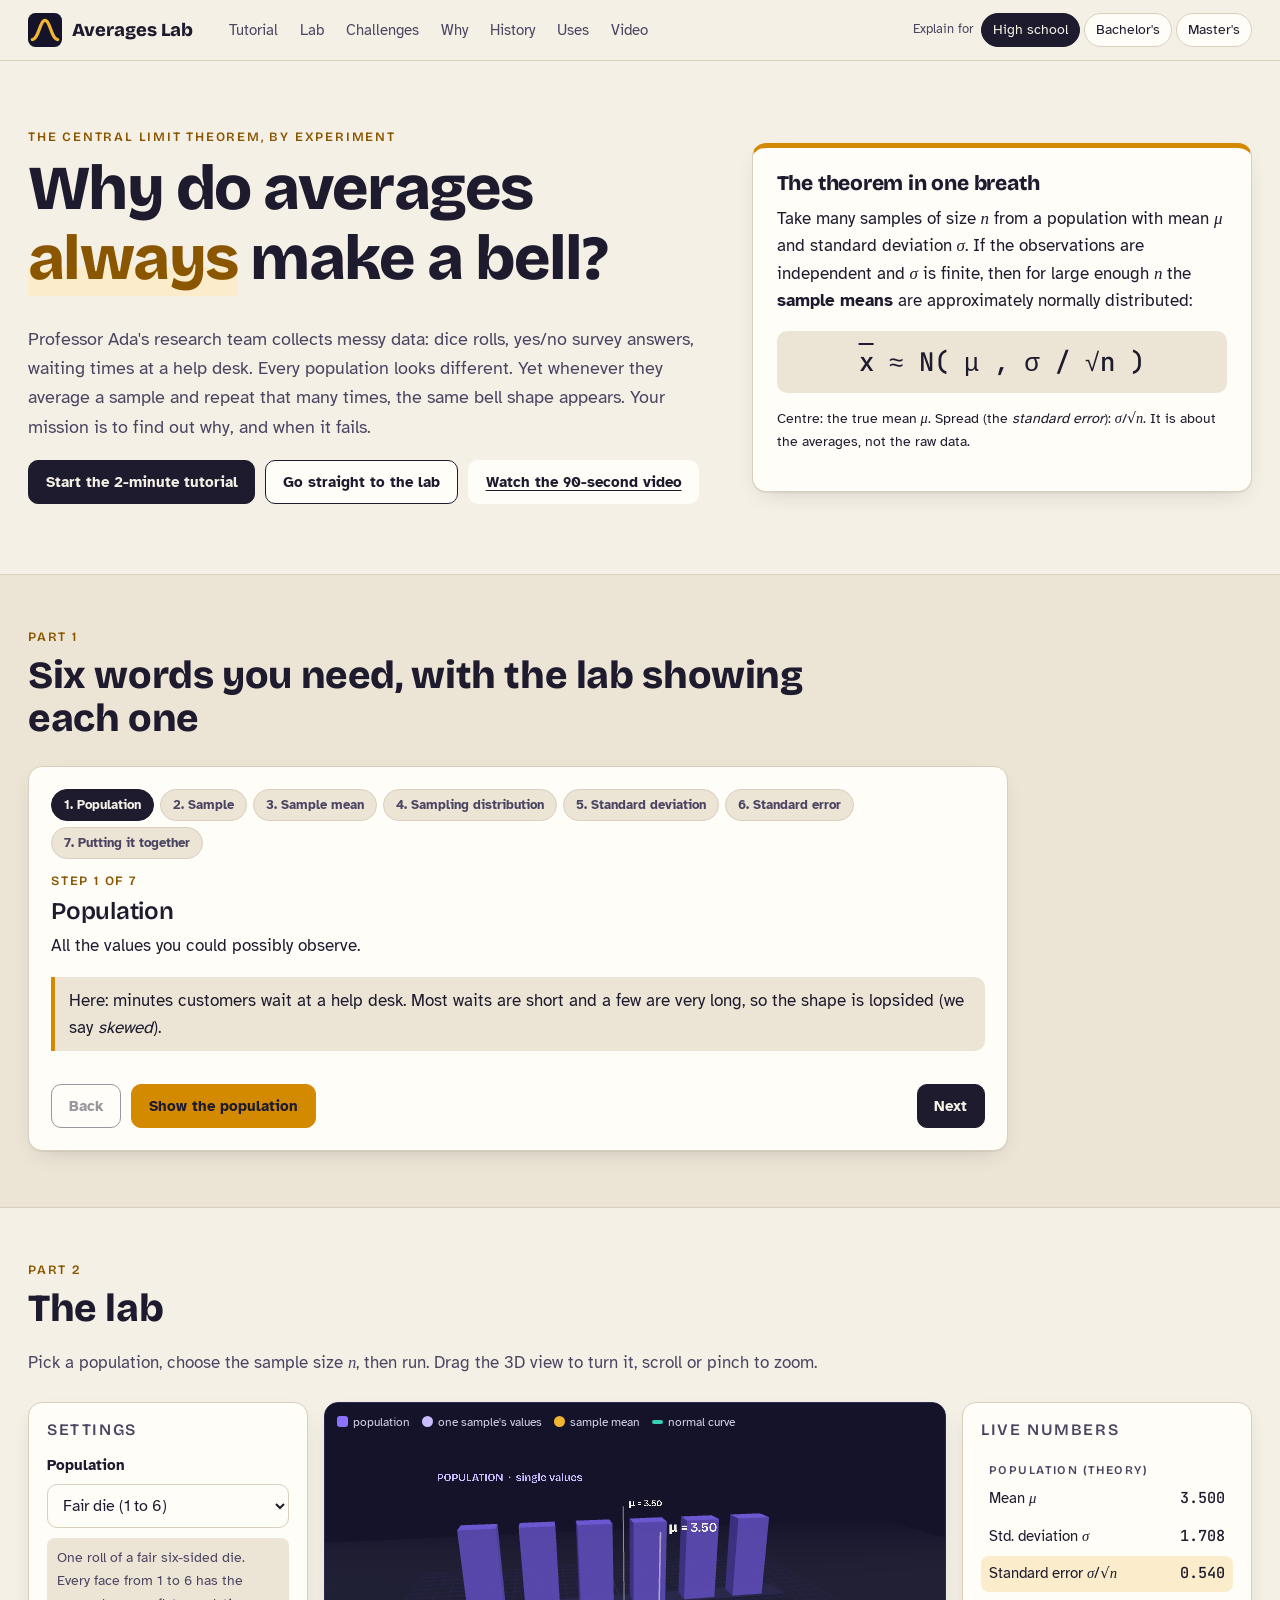
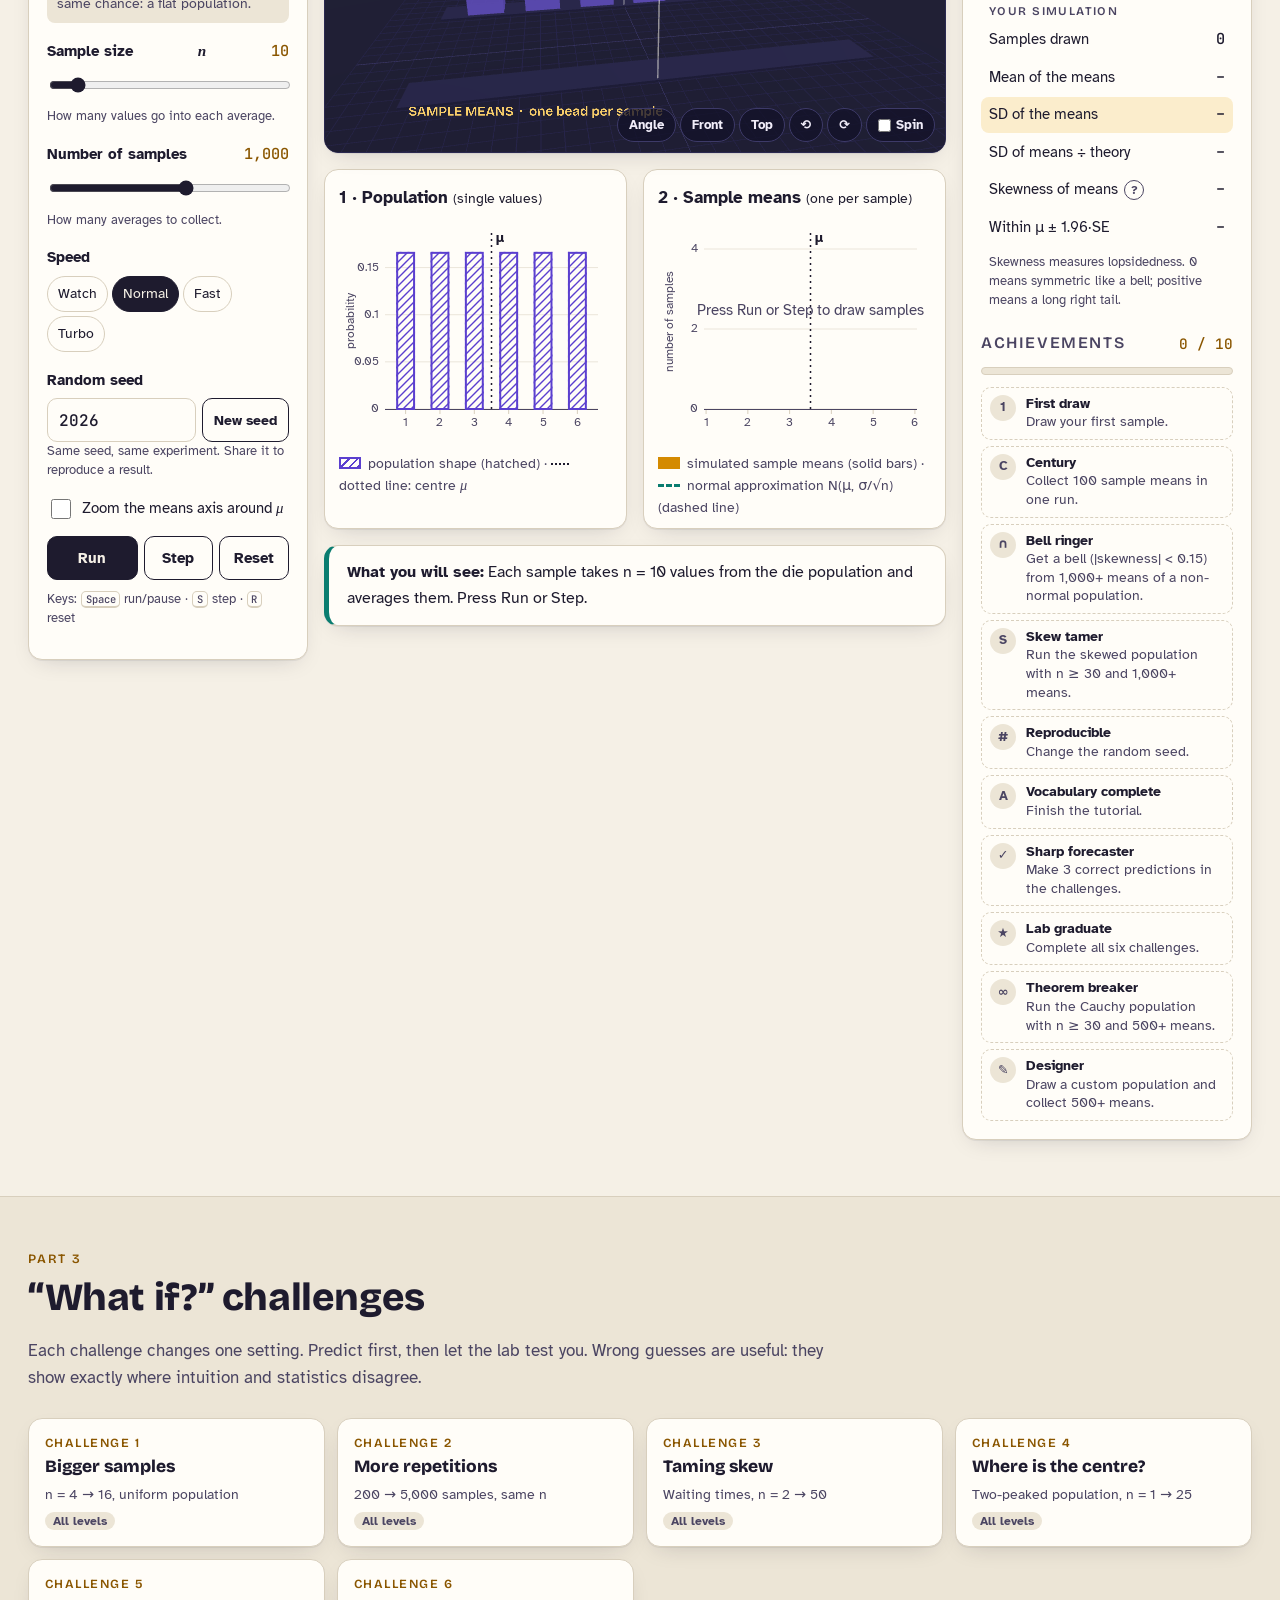
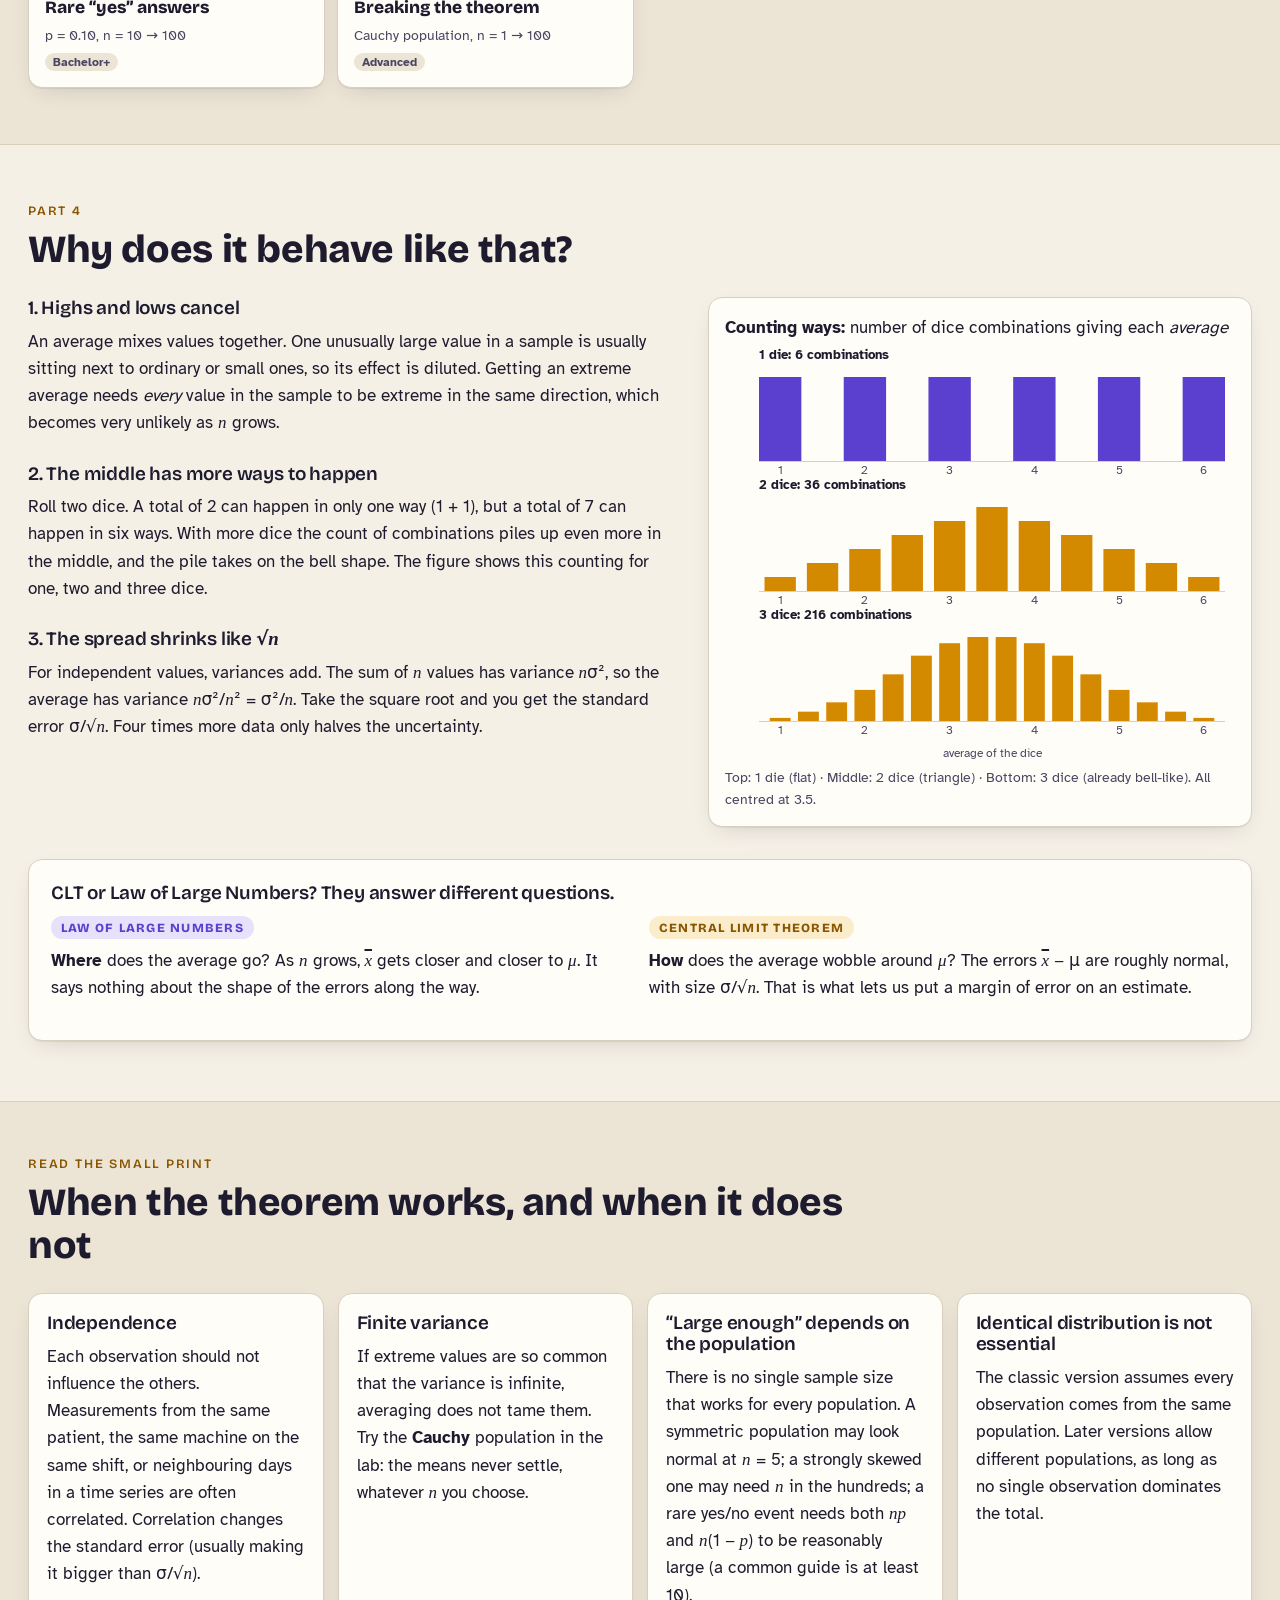
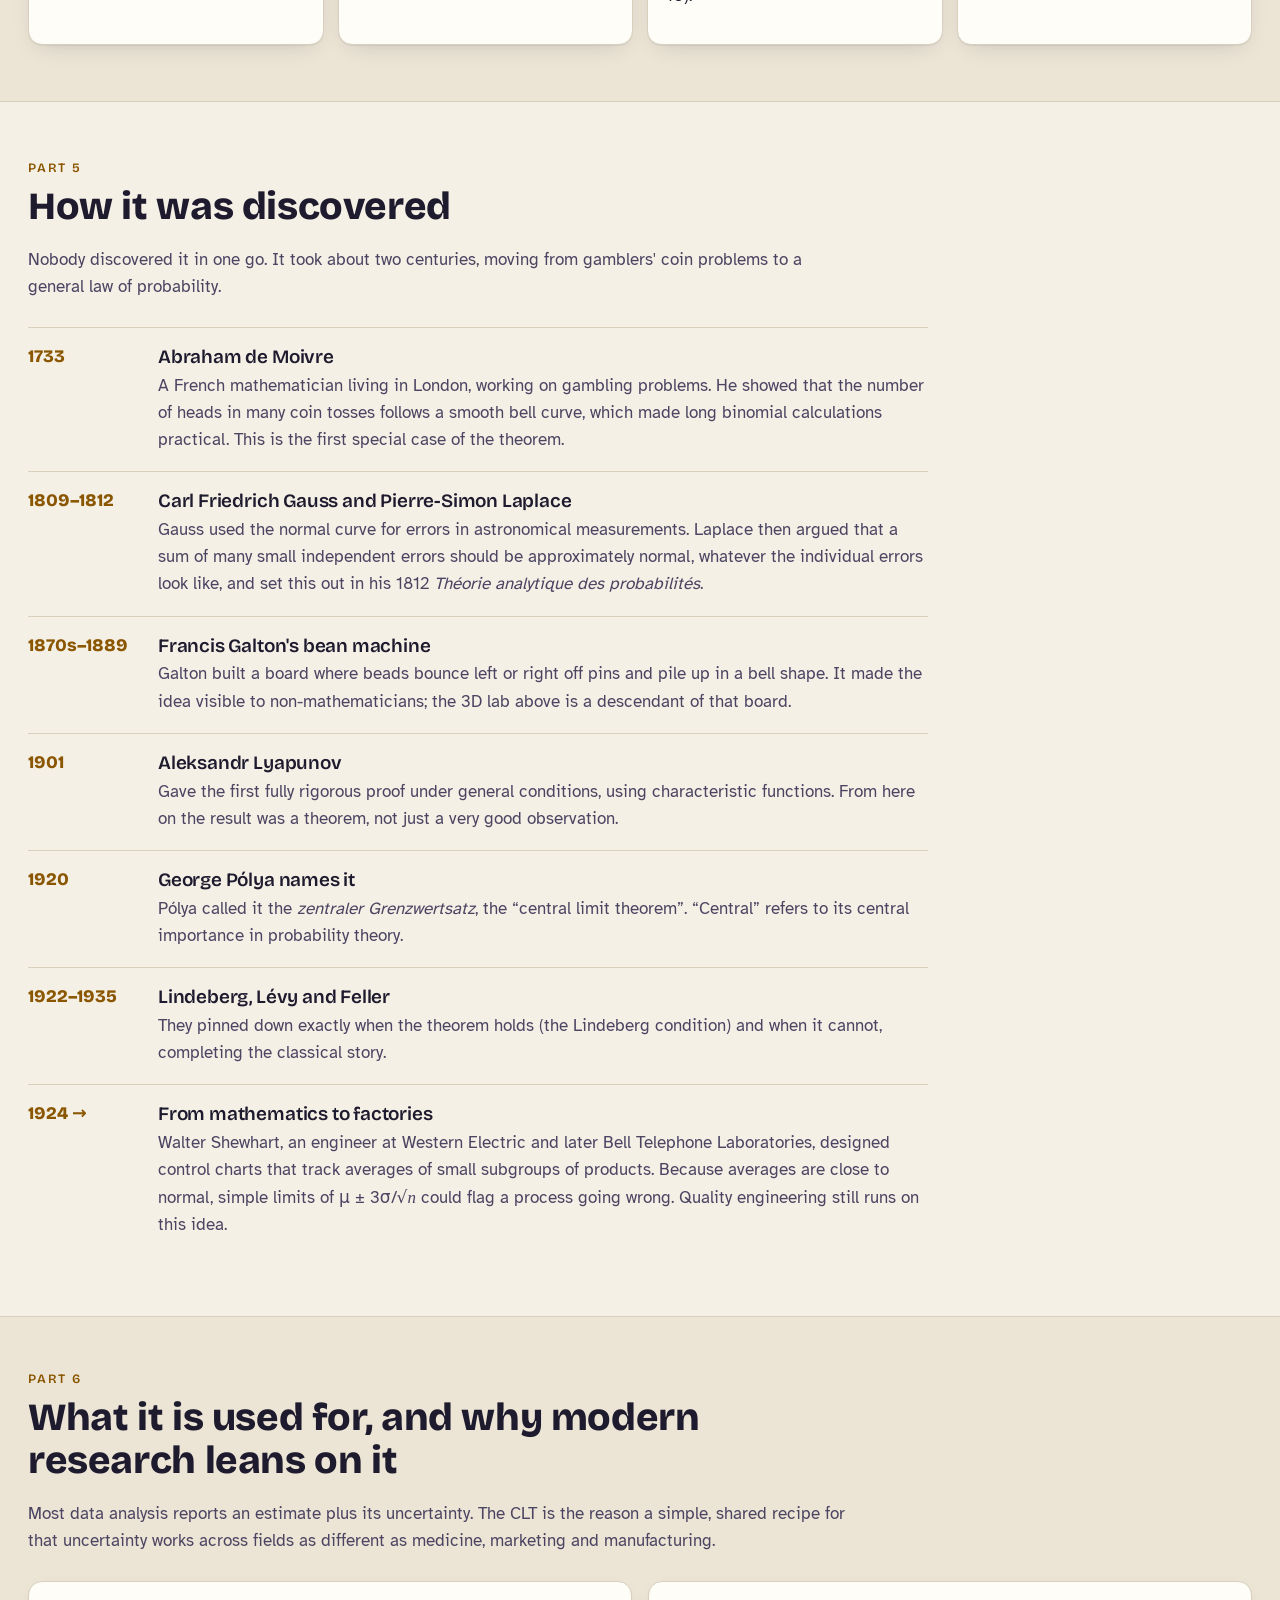
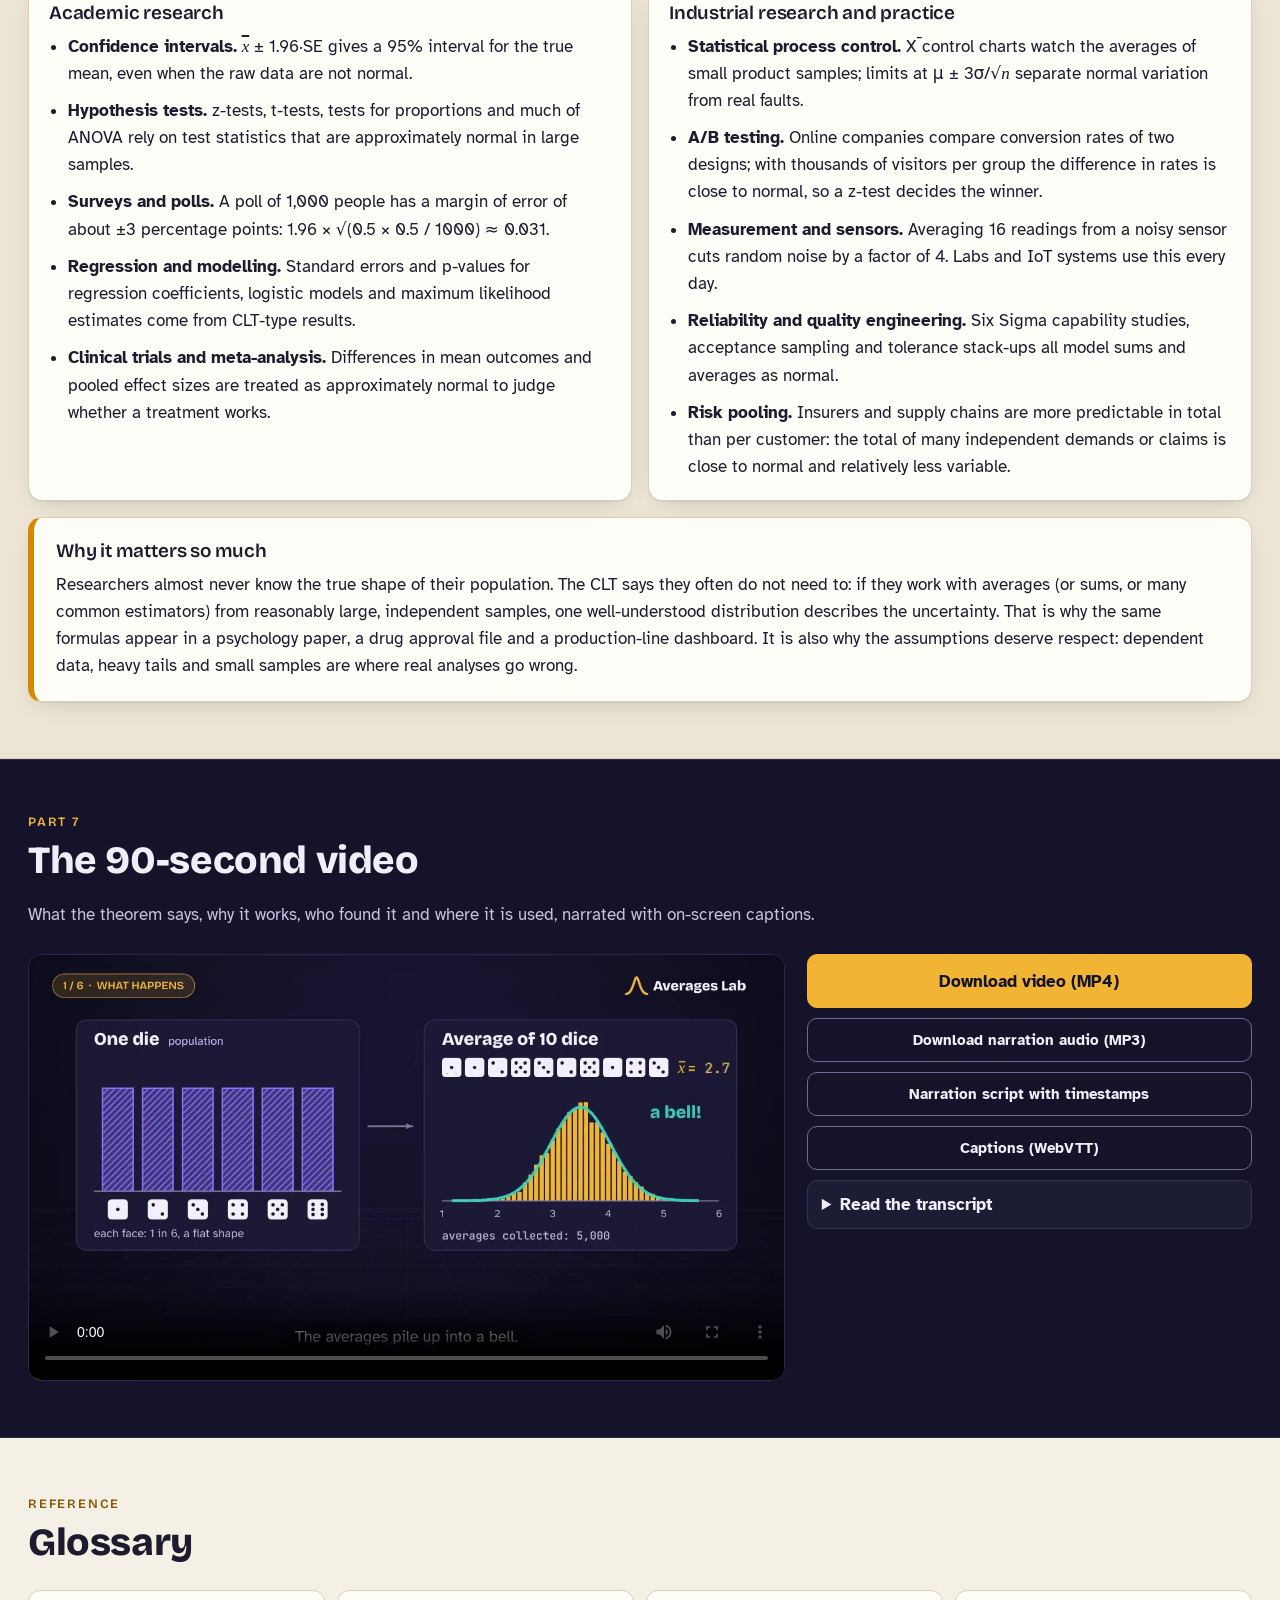
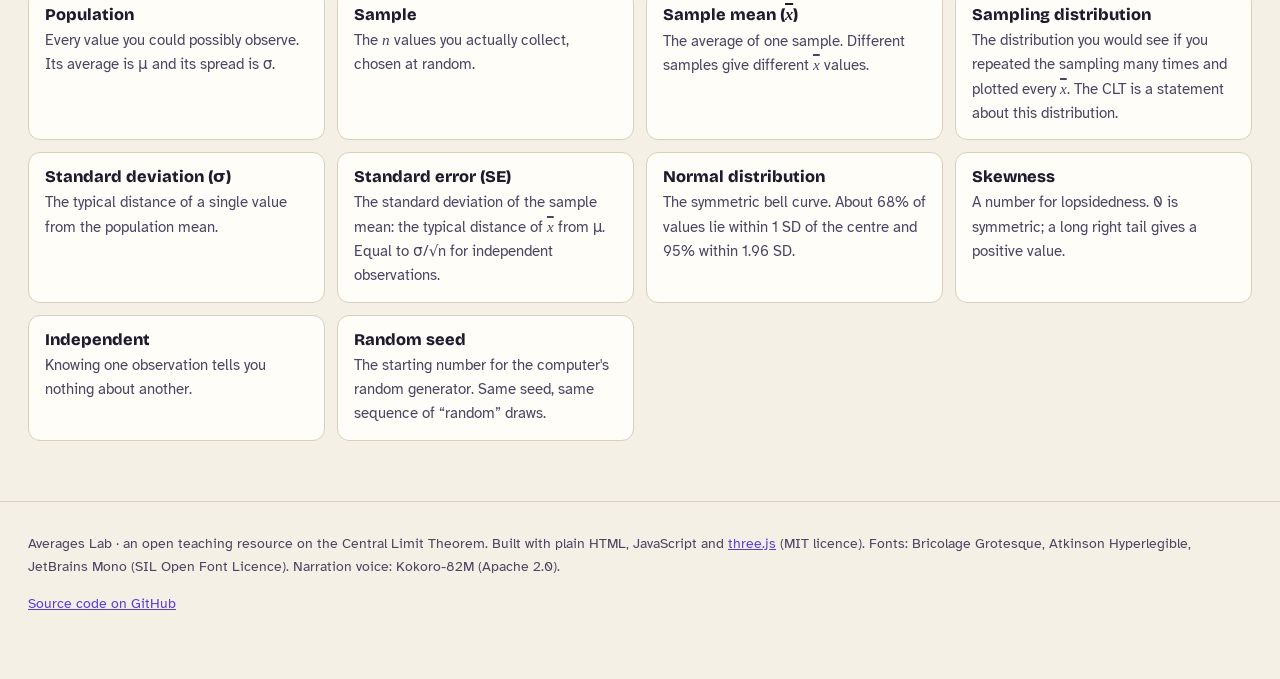
<file: index.html>
<!doctype html>
<html lang="en">
<head>
  <meta charset="utf-8">
  <meta name="viewport" content="width=device-width, initial-scale=1">
  <title>Averages Lab: The Central Limit Theorem</title>
  <meta name="description" content="An interactive 3D simulation, a guided tutorial, prediction challenges and a 90-second narrated video that teach the Central Limit Theorem to high-school, bachelor's and master's students.">
  <meta name="theme-color" content="#14132a">
  <link rel="preload" href="vendor/fonts/bricolage-grotesque-latin-800-normal.woff2" as="font" type="font/woff2" crossorigin>
  <link rel="preload" href="vendor/fonts/atkinson-hyperlegible-latin-400-normal.woff2" as="font" type="font/woff2" crossorigin>
  <link rel="stylesheet" href="src/style.css">
  <link rel="icon" href="data:image/svg+xml,%3Csvg xmlns='http://www.w3.org/2000/svg' viewBox='0 0 64 64'%3E%3Crect width='64' height='64' rx='14' fill='%2314132a'/%3E%3Cpath d='M8 50 C 20 50 22 14 32 14 C 42 14 44 50 56 50' fill='none' stroke='%23f2b533' stroke-width='6' stroke-linecap='round'/%3E%3C/svg%3E">
</head>
<body data-depth="hs">
<a class="skip" href="#lab">Skip to the simulation</a>

<header class="topbar">
  <div class="wrap topbar-inner">
    <a class="brand" href="#top" aria-label="Averages Lab, back to top">
      <svg viewBox="0 0 64 64" width="34" height="34" aria-hidden="true"><rect width="64" height="64" rx="14" fill="#14132a"/><path d="M8 50 C 20 50 22 14 32 14 C 42 14 44 50 56 50" fill="none" stroke="#f2b533" stroke-width="6" stroke-linecap="round"/></svg>
      <span>Averages Lab</span>
    </a>
    <nav class="toplinks" aria-label="Sections">
      <a href="#tutorial">Tutorial</a>
      <a href="#lab">Lab</a>
      <a href="#challenges">Challenges</a>
      <a href="#why">Why</a>
      <a href="#history">History</a>
      <a href="#uses">Uses</a>
      <a href="#video">Video</a>
    </nav>
    <fieldset class="depth" aria-label="Explanation level">
      <legend class="sr-only">Explain it for</legend>
      <span class="depth-label" aria-hidden="true">Explain for</span>
      <label><input type="radio" name="depth" value="hs" checked><span>High school</span></label>
      <label><input type="radio" name="depth" value="ba"><span>Bachelor's</span></label>
      <label><input type="radio" name="depth" value="ma"><span>Master's</span></label>
    </fieldset>
  </div>
</header>

<main id="top">
  <!-- ============ HERO ============ -->
  <section class="hero wrap">
    <div class="hero-text">
      <p class="eyebrow">The Central Limit Theorem, by experiment</p>
      <h1>Why do averages <em>always</em> make a bell?</h1>
      <p class="lead">Professor Ada's research team collects messy data: dice rolls, yes/no survey answers, waiting times at a help desk. Every population looks different. Yet whenever they average a sample and repeat that many times, the same bell shape appears. Your mission is to find out why, and when it fails.</p>
      <div class="hero-actions">
        <a class="btn btn-primary" href="#tutorial">Start the 2-minute tutorial</a>
        <a class="btn" href="#lab">Go straight to the lab</a>
        <a class="btn btn-ghost" href="#video">Watch the 90-second video</a>
      </div>
    </div>
    <aside class="statement card" aria-labelledby="clt-statement">
      <h2 id="clt-statement">The theorem in one breath</h2>
      <p>Take many samples of size <var>n</var> from a population with mean <var>μ</var> and standard deviation <var>σ</var>. If the observations are independent and <var>σ</var> is finite, then for large enough <var>n</var> the <strong>sample means</strong> are approximately normally distributed:</p>
      <p class="formula" aria-label="x bar is approximately normal with mean mu and standard deviation sigma over root n"><span class="xbar">x</span> ≈ N( μ , σ / √n )</p>
      <p class="small">Centre: the true mean <var>μ</var>. Spread (the <em>standard error</em>): <var>σ</var>/√<var>n</var>. It is about the averages, not the raw data.</p>
    </aside>
  </section>

  <!-- ============ TUTORIAL ============ -->
  <section id="tutorial" class="band" aria-labelledby="tut-h">
    <div class="wrap">
      <div class="section-head">
        <p class="eyebrow">Part 1</p>
        <h2 id="tut-h">Six words you need, with the lab showing each one</h2>
      </div>
      <div class="tutorial card" id="tutorialCard">
        <div class="tut-progress" role="tablist" aria-label="Tutorial steps" id="tutDots"></div>
        <div class="tut-body" id="tutBody" aria-live="polite"></div>
        <div class="tut-nav">
          <button class="btn" id="tutPrev" type="button">Back</button>
          <button class="btn btn-accent" id="tutAction" type="button">Show me</button>
          <button class="btn btn-primary" id="tutNext" type="button">Next</button>
        </div>
      </div>
    </div>
  </section>

  <!-- ============ LAB ============ -->
  <section id="lab" class="lab-section" aria-labelledby="lab-h">
    <div class="wrap">
      <div class="section-head">
        <p class="eyebrow">Part 2</p>
        <h2 id="lab-h">The lab</h2>
        <p class="section-sub">Pick a population, choose the sample size <var>n</var>, then run. Drag the 3D view to turn it, scroll or pinch to zoom.</p>
      </div>

      <div class="lab-grid">
        <!-- controls -->
        <form class="panel controls card" id="controls" aria-label="Simulation controls" onsubmit="return false">
          <h3 class="panel-title">Settings</h3>
          <label class="field">
            <span class="field-label">Population</span>
            <select id="popSelect"></select>
          </label>
          <p class="pop-story small" id="popStory"></p>
          <label class="field" id="pField" hidden>
            <span class="field-label">Chance of “yes” <var>p</var> <output id="pOut">0.20</output></span>
            <input type="range" id="pRange" min="0.01" max="0.99" step="0.01" value="0.2">
          </label>
          <label class="field">
            <span class="field-label">Sample size <var>n</var> <output id="nOut">10</output></span>
            <input type="range" id="nRange" min="1" max="100" step="1" value="10" aria-describedby="nHelp">
            <span class="hint" id="nHelp">How many values go into each average.</span>
          </label>
          <label class="field">
            <span class="field-label">Number of samples <output id="repsOut">1,000</output></span>
            <input type="range" id="repsRange" min="0" max="7" step="1" value="4" aria-describedby="repsHelp">
            <span class="hint" id="repsHelp">How many averages to collect.</span>
          </label>
          <fieldset class="field speed">
            <legend class="field-label">Speed</legend>
            <div class="seg">
              <label><input type="radio" name="speed" value="watch"><span>Watch</span></label>
              <label><input type="radio" name="speed" value="normal" checked><span>Normal</span></label>
              <label><input type="radio" name="speed" value="fast"><span>Fast</span></label>
              <label><input type="radio" name="speed" value="turbo"><span>Turbo</span></label>
            </div>
          </fieldset>
          <div class="field seed-row">
            <label for="seedInput" class="field-label">Random seed</label>
            <div class="seed-inputs">
              <input id="seedInput" type="text" value="2026" inputmode="text" autocomplete="off" aria-describedby="seedHelp">
              <button type="button" class="btn btn-small" id="newSeed">New seed</button>
            </div>
            <span class="hint" id="seedHelp">Same seed, same experiment. Share it to reproduce a result.</span>
          </div>
          <label class="check"><input type="checkbox" id="zoomCheck"> <span>Zoom the means axis around <var>μ</var></span></label>
          <div class="run-row">
            <button type="button" class="btn btn-primary" id="runBtn" aria-pressed="false">Run</button>
            <button type="button" class="btn" id="stepBtn">Step</button>
            <button type="button" class="btn" id="resetBtn">Reset</button>
          </div>
          <p class="hint kbd-hint">Keys: <kbd>Space</kbd> run/pause · <kbd>S</kbd> step · <kbd>R</kbd> reset</p>
        </form>

        <!-- stage + flat charts -->
        <div class="stage-col">
          <div class="stage card" id="stageWrap">
            <div class="stage-canvas" id="stage" role="img" aria-label="3D view: population bars at the back, sample means histogram at the front. The flat charts below show the same data."></div>
            <div class="stage-legend" aria-hidden="true">
              <span><i class="sw sw-pop"></i>population</span>
              <span><i class="sw sw-ball"></i>one sample's values</span>
              <span><i class="sw sw-mean"></i>sample mean</span>
              <span><i class="sw sw-curve"></i>normal curve</span>
            </div>
            <div class="stage-tools" role="group" aria-label="3D camera">
              <button type="button" class="chip" data-view="angle">Angle</button>
              <button type="button" class="chip" data-view="front">Front</button>
              <button type="button" class="chip" data-view="top">Top</button>
              <button type="button" class="chip" id="rotL" aria-label="Rotate view left">⟲</button>
              <button type="button" class="chip" id="rotR" aria-label="Rotate view right">⟳</button>
              <label class="chip chip-check"><input type="checkbox" id="autoRot"> Spin</label>
            </div>
          </div>

          <div class="flat-grid">
            <figure class="card chart-card">
              <figcaption>
                <strong>1 · Population</strong> <span class="small">(single values)</span>
              </figcaption>
              <canvas id="popChart" class="chart" role="img" aria-label="Population chart"></canvas>
              <p class="legend small"><span class="key key-hatch" aria-hidden="true"></span> population shape (hatched) · <span class="key key-dot" aria-hidden="true"></span> dotted line: centre <var>μ</var></p>
              <p class="custom-hint small" id="customHint" hidden>Drag on the bars to reshape them. Keyboard: focus the chart, use ← → to pick a bar and ↑ ↓ to change it.</p>
            </figure>
            <figure class="card chart-card">
              <figcaption>
                <strong>2 · Sample means</strong> <span class="small">(one per sample)</span>
              </figcaption>
              <canvas id="meansChart" class="chart" role="img" aria-label="Histogram of sample means"></canvas>
              <p class="legend small"><span class="key key-solid" aria-hidden="true"></span> simulated sample means (solid bars) · <span class="key key-dash" aria-hidden="true"></span> normal approximation N(μ, σ/√n) (dashed line)</p>
            </figure>
          </div>
          <p class="reading card" id="reading" aria-live="polite"></p>
        </div>

        <!-- stats + achievements -->
        <aside class="panel stats card" aria-labelledby="stats-h">
          <h3 class="panel-title" id="stats-h">Live numbers</h3>
          <dl class="stat-list">
            <div class="stat-group-title">Population (theory)</div>
            <div><dt>Mean <var>μ</var></dt><dd id="st-mu">–</dd></div>
            <div><dt>Std. deviation <var>σ</var></dt><dd id="st-sigma">–</dd></div>
            <div class="hl"><dt>Standard error <var>σ</var>/√<var>n</var></dt><dd id="st-se">–</dd></div>
            <div class="stat-group-title">Your simulation</div>
            <div><dt>Samples drawn</dt><dd id="st-N">0</dd></div>
            <div><dt>Mean of the means</dt><dd id="st-mbar">–</dd></div>
            <div class="hl"><dt>SD of the means</dt><dd id="st-sd">–</dd></div>
            <div><dt>SD of means ÷ theory</dt><dd id="st-ratio">–</dd></div>
            <div><dt>Skewness of means <button type="button" class="info" aria-describedby="tipSkew" aria-label="What is skewness?">?</button></dt><dd id="st-skew">–</dd></div>
            <div class="ba-up"><dt>IQR of means</dt><dd id="st-iqr">–</dd></div>
            <div><dt>Within μ ± 1.96·SE</dt><dd id="st-in95">–</dd></div>
          </dl>
          <p class="hint" id="tipSkew" role="tooltip">Skewness measures lopsidedness. 0 means symmetric like a bell; positive means a long right tail.</p>

          <h3 class="panel-title badges-title" id="badges">Achievements <span class="badge-count" id="badgeCount">0 / 10</span></h3>
          <div class="meter" role="progressbar" aria-labelledby="badges" aria-valuemin="0" aria-valuemax="10" aria-valuenow="0" id="badgeMeter"><span></span></div>
          <ul class="badge-list" id="badgeList"></ul>
        </aside>
      </div>
    </div>
  </section>

  <!-- ============ CHALLENGES ============ -->
  <section id="challenges" class="band" aria-labelledby="ch-h">
    <div class="wrap">
      <div class="section-head">
        <p class="eyebrow">Part 3</p>
        <h2 id="ch-h">“What if?” challenges</h2>
        <p class="section-sub">Each challenge changes one setting. Predict first, then let the lab test you. Wrong guesses are useful: they show exactly where intuition and statistics disagree.</p>
      </div>
      <div class="challenge-grid" id="challengeGrid"></div>
      <div class="challenge-panel card" id="challengePanel" hidden tabindex="-1"></div>
    </div>
  </section>

  <!-- ============ WHY ============ -->
  <section id="why" class="prose-section wrap" aria-labelledby="why-h">
    <div class="section-head">
      <p class="eyebrow">Part 4</p>
      <h2 id="why-h">Why does it behave like that?</h2>
    </div>
    <div class="two-col">
      <div class="prose">
        <h3>1. Highs and lows cancel</h3>
        <p>An average mixes values together. One unusually large value in a sample is usually sitting next to ordinary or small ones, so its effect is diluted. Getting an extreme average needs <em>every</em> value in the sample to be extreme in the same direction, which becomes very unlikely as <var>n</var> grows.</p>
        <h3>2. The middle has more ways to happen</h3>
        <p>Roll two dice. A total of 2 can happen in only one way (1 + 1), but a total of 7 can happen in six ways. With more dice the count of combinations piles up even more in the middle, and the pile takes on the bell shape. The figure shows this counting for one, two and three dice.</p>
        <h3>3. The spread shrinks like √<var>n</var></h3>
        <p>For independent values, variances add. The sum of <var>n</var> values has variance <var>n</var>σ², so the average has variance <var>n</var>σ²/<var>n</var>² = σ²/<var>n</var>. Take the square root and you get the standard error σ/√<var>n</var>. Four times more data only halves the uncertainty.</p>
        <div class="ba-up callout">
          <h3>Bachelor's level: why exactly the normal shape?</h3>
          <p>Adding independent variables means convolving their distributions, and each convolution smooths the shape. After standardising, the skewness of <span class="xbar">x</span> shrinks like γ/√<var>n</var> and the excess kurtosis like κ/<var>n</var>, so every feature that makes a distribution special fades away. The normal distribution is the only finite-variance shape that is unchanged by this “add and rescale” process, so it is where the process settles.</p>
          <p>That also explains why a strongly skewed population needs bigger samples. The exponential distribution has skewness 2, so at <var>n</var> = 30 the means still have skewness 2/√30 ≈ 0.37. The popular “<var>n</var> ≥ 30” rule is a rough habit, not a law.</p>
        </div>
        <div class="ma-up callout callout-deep">
          <h3>Master's level: the proof idea in four lines</h3>
          <p>Let Y = (X − μ)/σ with characteristic function φ<sub>Y</sub>(t) = 1 − t²/2 + o(t²). For Z<sub>n</sub> = √n (<span class="xbar">x</span> − μ)/σ = Σ Y<sub>i</sub>/√n, independence gives</p>
          <p class="formula small-formula">φ<sub>Z<sub>n</sub></sub>(t) = [ φ<sub>Y</sub>(t/√n) ]<sup>n</sup> = [ 1 − t²/(2n) + o(1/n) ]<sup>n</sup> → e<sup>−t²/2</sup>,</p>
          <p>which is the characteristic function of N(0, 1). Lévy's continuity theorem turns this into convergence in distribution. The step that needs finite variance is the second-order expansion: with heavy tails such as the Cauchy (φ(t) = e<sup>−|t|</sup>) the expansion fails, and indeed the mean of <var>n</var> Cauchy values is again Cauchy with the same scale.</p>
        </div>
      </div>
      <figure class="card dice-fig">
        <figcaption><strong>Counting ways:</strong> number of dice combinations giving each <em>average</em></figcaption>
        <canvas id="diceChart" class="chart chart-tall" role="img" aria-label="Three small bar charts. One die: six equal bars, flat. Two dice: a triangle peaking at an average of 3.5. Three dice: a rounded hill already close to a bell, also centred at 3.5."></canvas>
        <p class="legend small">Top: 1 die (flat) · Middle: 2 dice (triangle) · Bottom: 3 dice (already bell-like). All centred at 3.5.</p>
      </figure>
    </div>

    <div class="lln card">
      <h3>CLT or Law of Large Numbers? They answer different questions.</h3>
      <div class="lln-grid">
        <div>
          <p class="tag">Law of Large Numbers</p>
          <p><strong>Where</strong> does the average go? As <var>n</var> grows, <span class="xbar">x</span> gets closer and closer to <var>μ</var>. It says nothing about the shape of the errors along the way.</p>
        </div>
        <div>
          <p class="tag tag-amber">Central Limit Theorem</p>
          <p><strong>How</strong> does the average wobble around <var>μ</var>? The errors <span class="xbar">x</span> − μ are roughly normal, with size σ/√<var>n</var>. That is what lets us put a margin of error on an estimate.</p>
        </div>
      </div>
    </div>
  </section>

  <!-- ============ ASSUMPTIONS ============ -->
  <section id="assumptions" class="band" aria-labelledby="as-h">
    <div class="wrap">
      <div class="section-head">
        <p class="eyebrow">Read the small print</p>
        <h2 id="as-h">When the theorem works, and when it does not</h2>
      </div>
      <div class="assume-grid">
        <div class="card assume">
          <h3>Independence</h3>
          <p>Each observation should not influence the others. Measurements from the same patient, the same machine on the same shift, or neighbouring days in a time series are often correlated. Correlation changes the standard error (usually making it bigger than σ/√<var>n</var>).</p>
          <p class="ma-up small">Advanced: CLTs exist for weakly dependent data (mixing sequences, martingale differences), but the variance must include the autocovariances, which is why time-series work uses HAC / Newey-West standard errors.</p>
        </div>
        <div class="card assume">
          <h3>Finite variance</h3>
          <p>If extreme values are so common that the variance is infinite, averaging does not tame them. Try the <strong>Cauchy</strong> population in the lab: the means never settle, whatever <var>n</var> you choose.</p>
          <p class="ma-up small">Advanced: sums of heavy-tailed variables converge instead to α-stable laws (the generalised CLT). Financial returns and insurance losses sometimes sit close to this territory.</p>
        </div>
        <div class="card assume">
          <h3>“Large enough” depends on the population</h3>
          <p>There is no single sample size that works for every population. A symmetric population may look normal at <var>n</var> = 5; a strongly skewed one may need <var>n</var> in the hundreds; a rare yes/no event needs both <var>np</var> and <var>n</var>(1 − <var>p</var>) to be reasonably large (a common guide is at least 10).</p>
          <p class="ba-up small">Bachelor's: the Berry–Esseen theorem gives a guaranteed bound on the error of the normal approximation, proportional to E|X − μ|³ / (σ³ √n).</p>
        </div>
        <div class="card assume">
          <h3>Identical distribution is not essential</h3>
          <p>The classic version assumes every observation comes from the same population. Later versions allow different populations, as long as no single observation dominates the total.</p>
          <p class="ma-up small">Advanced: this is the Lindeberg condition. Lyapunov's condition (a slightly higher moment) is a convenient sufficient check.</p>
        </div>
      </div>
    </div>
  </section>

  <!-- ============ HISTORY ============ -->
  <section id="history" class="prose-section wrap" aria-labelledby="hist-h">
    <div class="section-head">
      <p class="eyebrow">Part 5</p>
      <h2 id="hist-h">How it was discovered</h2>
      <p class="section-sub">Nobody discovered it in one go. It took about two centuries, moving from gamblers' coin problems to a general law of probability.</p>
    </div>
    <ol class="timeline">
      <li><span class="year">1733</span><div><h3>Abraham de Moivre</h3><p>A French mathematician living in London, working on gambling problems. He showed that the number of heads in many coin tosses follows a smooth bell curve, which made long binomial calculations practical. This is the first special case of the theorem.</p></div></li>
      <li><span class="year">1809–1812</span><div><h3>Carl Friedrich Gauss and Pierre-Simon Laplace</h3><p>Gauss used the normal curve for errors in astronomical measurements. Laplace then argued that a sum of many small independent errors should be approximately normal, whatever the individual errors look like, and set this out in his 1812 <cite>Théorie analytique des probabilités</cite>.</p></div></li>
      <li><span class="year">1870s–1889</span><div><h3>Francis Galton's bean machine</h3><p>Galton built a board where beads bounce left or right off pins and pile up in a bell shape. It made the idea visible to non-mathematicians; the 3D lab above is a descendant of that board.</p></div></li>
      <li><span class="year">1901</span><div><h3>Aleksandr Lyapunov</h3><p>Gave the first fully rigorous proof under general conditions, using characteristic functions. From here on the result was a theorem, not just a very good observation.</p></div></li>
      <li><span class="year">1920</span><div><h3>George Pólya names it</h3><p>Pólya called it the <em>zentraler Grenzwertsatz</em>, the “central limit theorem”. “Central” refers to its central importance in probability theory.</p></div></li>
      <li><span class="year">1922–1935</span><div><h3>Lindeberg, Lévy and Feller</h3><p>They pinned down exactly when the theorem holds (the Lindeberg condition) and when it cannot, completing the classical story.</p></div></li>
      <li><span class="year">1924 →</span><div><h3>From mathematics to factories</h3><p>Walter Shewhart, an engineer at Western Electric and later Bell Telephone Laboratories, designed control charts that track averages of small subgroups of products. Because averages are close to normal, simple limits of μ ± 3σ/√<var>n</var> could flag a process going wrong. Quality engineering still runs on this idea.</p></div></li>
    </ol>
  </section>

  <!-- ============ USES ============ -->
  <section id="uses" class="band" aria-labelledby="uses-h">
    <div class="wrap">
      <div class="section-head">
        <p class="eyebrow">Part 6</p>
        <h2 id="uses-h">What it is used for, and why modern research leans on it</h2>
        <p class="section-sub">Most data analysis reports an estimate plus its uncertainty. The CLT is the reason a simple, shared recipe for that uncertainty works across fields as different as medicine, marketing and manufacturing.</p>
      </div>
      <div class="uses-grid">
        <div class="card use-col">
          <h3>Academic research</h3>
          <ul class="use-list">
            <li><strong>Confidence intervals.</strong> <span class="xbar">x</span> ± 1.96·SE gives a 95% interval for the true mean, even when the raw data are not normal.</li>
            <li><strong>Hypothesis tests.</strong> z-tests, t-tests, tests for proportions and much of ANOVA rely on test statistics that are approximately normal in large samples.</li>
            <li><strong>Surveys and polls.</strong> A poll of 1,000 people has a margin of error of about ±3 percentage points: 1.96 × √(0.5 × 0.5 / 1000) ≈ 0.031.</li>
            <li><strong>Regression and modelling.</strong> Standard errors and p-values for regression coefficients, logistic models and maximum likelihood estimates come from CLT-type results.</li>
            <li><strong>Clinical trials and meta-analysis.</strong> Differences in mean outcomes and pooled effect sizes are treated as approximately normal to judge whether a treatment works.</li>
            <li class="ba-up"><strong>Simulation and the bootstrap.</strong> Monte Carlo estimates come with error bars of size σ/√<var>n</var>, and bootstrap methods are justified by the same asymptotic reasoning.</li>
          </ul>
        </div>
        <div class="card use-col">
          <h3>Industrial research and practice</h3>
          <ul class="use-list">
            <li><strong>Statistical process control.</strong> X̄ control charts watch the averages of small product samples; limits at μ ± 3σ/√<var>n</var> separate normal variation from real faults.</li>
            <li><strong>A/B testing.</strong> Online companies compare conversion rates of two designs; with thousands of visitors per group the difference in rates is close to normal, so a z-test decides the winner.</li>
            <li><strong>Measurement and sensors.</strong> Averaging 16 readings from a noisy sensor cuts random noise by a factor of 4. Labs and IoT systems use this every day.</li>
            <li><strong>Reliability and quality engineering.</strong> Six Sigma capability studies, acceptance sampling and tolerance stack-ups all model sums and averages as normal.</li>
            <li><strong>Risk pooling.</strong> Insurers and supply chains are more predictable in total than per customer: the total of many independent demands or claims is close to normal and relatively less variable.</li>
            <li class="ba-up"><strong>Machine learning evaluation.</strong> The accuracy measured on a test set is an average of 0/1 outcomes, so its confidence interval comes straight from the CLT.</li>
          </ul>
        </div>
      </div>
      <div class="card why-matters">
        <h3>Why it matters so much</h3>
        <p>Researchers almost never know the true shape of their population. The CLT says they often do not need to: if they work with averages (or sums, or many common estimators) from reasonably large, independent samples, one well-understood distribution describes the uncertainty. That is why the same formulas appear in a psychology paper, a drug approval file and a production-line dashboard. It is also why the assumptions deserve respect: dependent data, heavy tails and small samples are where real analyses go wrong.</p>
      </div>
    </div>
  </section>

  <!-- ============ DEEPER ============ -->
  <section id="deeper" class="prose-section wrap ma-up" aria-labelledby="deep-h">
    <div class="section-head">
      <p class="eyebrow">Master's corner</p>
      <h2 id="deep-h">Formal statements worth knowing</h2>
    </div>
    <div class="deep-grid">
      <div class="card"><h3>Lindeberg–Lévy (i.i.d.)</h3><p>If X<sub>1</sub>, …, X<sub>n</sub> are i.i.d. with E[X] = μ and 0 &lt; Var(X) = σ² &lt; ∞, then √n (<span class="xbar">x</span> − μ)/σ → N(0, 1) in distribution.</p></div>
      <div class="card"><h3>Lindeberg–Feller</h3><p>For independent, non-identical X<sub>i</sub> with variances σ<sub>i</sub>² and s<sub>n</sub>² = Σσ<sub>i</sub>², the standardised sum is asymptotically normal if for every ε &gt; 0, (1/s<sub>n</sub>²) Σ E[(X<sub>i</sub> − μ<sub>i</sub>)² 1{|X<sub>i</sub> − μ<sub>i</sub>| &gt; ε s<sub>n</sub>}] → 0.</p></div>
      <div class="card"><h3>Berry–Esseen</h3><p>With ρ = E|X − μ|³ &lt; ∞: sup<sub>x</sub> |F<sub>n</sub>(x) − Φ(x)| ≤ C ρ / (σ³ √n), with a universal constant C below 0.48. The error shrinks like 1/√n.</p></div>
      <div class="card"><h3>Slutsky and the t-statistic</h3><p>Replacing σ with the sample SD s changes nothing asymptotically because s → σ in probability. For small samples from normal data, the exact distribution is Student's t (Gosset, 1908).</p></div>
      <div class="card"><h3>Multivariate CLT and the delta method</h3><p>√n (<span class="xbar">x</span> − μ) → N<sub>k</sub>(0, Σ) for vectors. For a smooth function g, √n (g(<span class="xbar">x</span>) − g(μ)) → N(0, ∇g′ Σ ∇g), which gives standard errors for ratios, log odds and elasticities.</p></div>
      <div class="card"><h3>Dependence and heavy tails</h3><p>Martingale and mixing CLTs cover time series with a long-run variance in place of σ². With infinite variance, suitably scaled sums converge to α-stable laws; the Cauchy is the α = 1 case.</p></div>
    </div>
  </section>

  <!-- ============ VIDEO ============ -->
  <section id="video" class="band band-dark" aria-labelledby="vid-h">
    <div class="wrap video-wrap">
      <div class="section-head">
        <p class="eyebrow">Part 7</p>
        <h2 id="vid-h">The 90-second video</h2>
        <p class="section-sub">What the theorem says, why it works, who found it and where it is used, narrated with on-screen captions.</p>
      </div>
      <div class="video-grid">
        <div class="video-frame">
          <video id="cltVideo" controls preload="metadata" playsinline poster="video/poster.jpg">
            <source src="video/clt-explained-90s.mp4" type="video/mp4">
            <track kind="captions" src="video/clt-captions.vtt" srclang="en" label="English">
            Your browser cannot play this video. Use the download button instead.
          </video>
        </div>
        <div class="video-side">
          <a class="btn btn-primary btn-big" href="video/clt-explained-90s.mp4" download="CentralLimitTheorem-Explained-90s.mp4">Download video (MP4)</a>
          <a class="btn" href="video/clt-narration.mp3" download>Download narration audio (MP3)</a>
          <a class="btn" href="video/narration-script.md">Narration script with timestamps</a>
          <a class="btn" href="video/clt-captions.vtt" download>Captions (WebVTT)</a>
          <details class="transcript">
            <summary>Read the transcript</summary>
            <div id="transcript"></div>
          </details>
        </div>
      </div>
    </div>
  </section>

  <!-- ============ GLOSSARY ============ -->
  <section id="glossary" class="prose-section wrap" aria-labelledby="glo-h">
    <div class="section-head">
      <p class="eyebrow">Reference</p>
      <h2 id="glo-h">Glossary</h2>
    </div>
    <dl class="glossary">
      <div><dt>Population</dt><dd>Every value you could possibly observe. Its average is μ and its spread is σ.</dd></div>
      <div><dt>Sample</dt><dd>The <var>n</var> values you actually collect, chosen at random.</dd></div>
      <div><dt>Sample mean (<span class="xbar">x</span>)</dt><dd>The average of one sample. Different samples give different <span class="xbar">x</span> values.</dd></div>
      <div><dt>Sampling distribution</dt><dd>The distribution you would see if you repeated the sampling many times and plotted every <span class="xbar">x</span>. The CLT is a statement about this distribution.</dd></div>
      <div><dt>Standard deviation (σ)</dt><dd>The typical distance of a single value from the population mean.</dd></div>
      <div><dt>Standard error (SE)</dt><dd>The standard deviation of the sample mean: the typical distance of <span class="xbar">x</span> from μ. Equal to σ/√n for independent observations.</dd></div>
      <div><dt>Normal distribution</dt><dd>The symmetric bell curve. About 68% of values lie within 1 SD of the centre and 95% within 1.96 SD.</dd></div>
      <div><dt>Skewness</dt><dd>A number for lopsidedness. 0 is symmetric; a long right tail gives a positive value.</dd></div>
      <div><dt>Independent</dt><dd>Knowing one observation tells you nothing about another.</dd></div>
      <div><dt>Random seed</dt><dd>The starting number for the computer's random generator. Same seed, same sequence of “random” draws.</dd></div>
    </dl>
  </section>
</main>

<footer class="foot">
  <div class="wrap">
    <p>Averages Lab · an open teaching resource on the Central Limit Theorem. Built with plain HTML, JavaScript and <a href="https://threejs.org/">three.js</a> (MIT licence). Fonts: Bricolage Grotesque, Atkinson Hyperlegible, JetBrains Mono (SIL Open Font Licence). Narration voice: Kokoro-82M (Apache 2.0).</p>
    <p><a href="https://github.com/Rajan56/CentralLimitTheorem-Explained">Source code on GitHub</a></p>
  </div>
</footer>

<div class="toast" id="toast" role="status" aria-live="polite"></div>
<noscript><p class="noscript">This lab needs JavaScript for the simulation. All the explanations on this page still work without it.</p></noscript>
<script type="module" src="src/app.js"></script>
</body>
</html>
</file>
<file: src/style.css>
@font-face { font-family: "Bricolage Grotesque"; src: url(../vendor/fonts/bricolage-grotesque-latin-800-normal.woff2) format("woff2"); font-weight: 800; font-display: swap; }
@font-face { font-family: "Bricolage Grotesque"; src: url(../vendor/fonts/bricolage-grotesque-latin-600-normal.woff2) format("woff2"); font-weight: 600; font-display: swap; }
@font-face { font-family: "Atkinson Hyperlegible"; src: url(../vendor/fonts/atkinson-hyperlegible-latin-400-normal.woff2) format("woff2"); font-weight: 400; font-display: swap; }
@font-face { font-family: "Atkinson Hyperlegible"; src: url(../vendor/fonts/atkinson-hyperlegible-latin-700-normal.woff2) format("woff2"); font-weight: 700; font-display: swap; }
@font-face { font-family: "JetBrains Mono"; src: url(../vendor/fonts/jetbrains-mono-latin-500-normal.woff2) format("woff2"); font-weight: 500; font-display: swap; }

:root {
  --paper: #f5f0e6;
  --paper-2: #ece5d6;
  --card: #fffdf8;
  --ink: #1e1b2e;
  --ink-2: #4b4562;
  --line: #d8cfbd;
  --pop: #5b3fcf;
  --pop-soft: #e7e1fb;
  --mean: #d48a00;
  --mean-ink: #8a5600;
  --mean-soft: #fbedcc;
  --curve: #0a7d70;
  --good: #1d7337;
  --good-soft: #def2e3;
  --bad: #a1361b;
  --bad-soft: #f8e1d9;
  --stage: #14132a;
  --focus: #1f6feb;
  --radius: 14px;
  --shadow: 0 1px 0 rgba(30, 27, 46, .06), 0 8px 24px -12px rgba(30, 27, 46, .25);
  --head: "Bricolage Grotesque", "Atkinson Hyperlegible", system-ui, sans-serif;
  --body: "Atkinson Hyperlegible", system-ui, -apple-system, "Segoe UI", sans-serif;
  --mono: "JetBrains Mono", ui-monospace, "SFMono-Regular", Consolas, monospace;
  color-scheme: light;
}
@media (prefers-color-scheme: dark) {
  :root:not([data-theme="light"]) {
    --paper: #12111f; --paper-2: #191829; --card: #1d1c30; --ink: #f1edf9; --ink-2: #bdb6d3; --line: #34314d;
    --pop: #a995ff; --pop-soft: #2b2650; --mean: #f2b533; --mean-ink: #f6c55a; --mean-soft: #3a2f14;
    --curve: #3fd0bb; --good: #6fd38e; --good-soft: #173323; --bad: #ff9a7e; --bad-soft: #3b1f19; --focus: #79b0ff;
    --shadow: 0 1px 0 rgba(0,0,0,.3), 0 10px 30px -14px rgba(0,0,0,.6);
    color-scheme: dark;
  }
}
:root[data-theme="dark"] {
  --paper: #12111f; --paper-2: #191829; --card: #1d1c30; --ink: #f1edf9; --ink-2: #bdb6d3; --line: #34314d;
  --pop: #a995ff; --pop-soft: #2b2650; --mean: #f2b533; --mean-ink: #f6c55a; --mean-soft: #3a2f14;
  --curve: #3fd0bb; --good: #6fd38e; --good-soft: #173323; --bad: #ff9a7e; --bad-soft: #3b1f19; --focus: #79b0ff;
  color-scheme: dark;
}

*, *::before, *::after { box-sizing: border-box; }
html { scroll-behavior: smooth; scroll-padding-top: 76px; }
@media (prefers-reduced-motion: reduce) { html { scroll-behavior: auto; } }
body {
  margin: 0; background: var(--paper); color: var(--ink);
  font: 17px/1.6 var(--body); -webkit-font-smoothing: antialiased;
  overflow-x: hidden;
}
h1, h2, h3 { font-family: var(--head); line-height: 1.12; margin: 0 0 .5em; letter-spacing: -0.01em; }
h1 { font-weight: 800; font-size: clamp(2.1rem, 5.2vw, 3.9rem); letter-spacing: -0.025em; }
h2 { font-weight: 800; font-size: clamp(1.6rem, 3.4vw, 2.4rem); }
h3 { font-weight: 600; font-size: 1.18rem; }
p { margin: 0 0 1em; }
a { color: var(--pop); }
var { font-style: italic; font-family: Georgia, "Times New Roman", serif; }
kbd { font: 500 .78em var(--mono); border: 1px solid var(--line); border-bottom-width: 2px; border-radius: 5px; padding: 0 .35em; background: var(--card); }
:focus-visible { outline: 3px solid var(--focus); outline-offset: 2px; border-radius: 6px; }
.sr-only { position: absolute !important; width: 1px; height: 1px; overflow: hidden; clip: rect(0 0 0 0); white-space: nowrap; }
.skip { position: absolute; left: -999px; top: 8px; z-index: 100; background: var(--ink); color: var(--paper); padding: .5em 1em; border-radius: 8px; }
.skip:focus { left: 16px; }
.small { font-size: .9rem; }
.hint { display: block; font-size: .84rem; color: var(--ink-2); line-height: 1.4; }
.wrap { width: min(1320px, 100%); margin: 0 auto; padding: 0 16px; }
@media (min-width: 720px) { .wrap { padding: 0 28px; } }
.card { background: var(--card); border: 1px solid var(--line); border-radius: var(--radius); box-shadow: var(--shadow); }
.eyebrow { font: 600 .8rem/1 var(--head); text-transform: uppercase; letter-spacing: .14em; color: var(--mean-ink); margin-bottom: .8em; }

/* depth levels */
body[data-depth="hs"] .ba-up, body[data-depth="hs"] .ma-up, body[data-depth="ba"] .ma-up { display: none !important; }

/* top bar */
.topbar { position: sticky; top: 0; z-index: 30; background: color-mix(in srgb, var(--paper) 88%, transparent); backdrop-filter: blur(10px); border-bottom: 1px solid var(--line); }
.topbar-inner { display: flex; align-items: center; gap: 18px; min-height: 60px; flex-wrap: wrap; padding-top: 6px; padding-bottom: 6px; }
.brand { display: flex; align-items: center; gap: 10px; font: 800 1.15rem var(--head); color: var(--ink); text-decoration: none; }
.toplinks { display: none; gap: 2px; margin-left: 8px; }
.toplinks a { color: var(--ink-2); text-decoration: none; padding: 6px 10px; border-radius: 8px; font-size: .95rem; }
.toplinks a:hover { background: var(--paper-2); color: var(--ink); }
@media (min-width: 1100px) { .toplinks { display: flex; } }
.depth { margin: 0 0 0 auto; border: 0; padding: 0; display: flex; align-items: center; gap: 4px; flex-wrap: wrap; }
.depth-label { font-size: .82rem; color: var(--ink-2); margin-right: 4px; }
.depth label, .seg label { position: relative; }
.depth .depth-label { padding: 0; border: 0; background: none; }
.depth input, .seg input { position: absolute; opacity: 0; inset: 0; margin: 0; cursor: pointer; }
.depth label span, .seg span { display: inline-block; padding: 5px 11px; border-radius: 999px; border: 1px solid var(--line); font-size: .86rem; background: var(--card); cursor: pointer; white-space: nowrap; }
.depth label input:checked + span, .seg input:checked + span { background: var(--ink); color: var(--paper); border-color: var(--ink); }
.depth input:focus-visible + span, .seg input:focus-visible + span { outline: 3px solid var(--focus); outline-offset: 2px; }
@media (max-width: 560px) { .depth .depth-label { display: none; } .depth { margin-left: 0; } .depth label span { padding: 4px 9px; font-size: .8rem; } }
@media (max-width: 720px) { .topbar { position: static; } }

/* buttons */
.btn { display: inline-flex; align-items: center; justify-content: center; gap: 8px; font: 700 .95rem var(--body); padding: .62em 1.1em; border-radius: 10px; border: 1.5px solid var(--ink); background: var(--card); color: var(--ink); cursor: pointer; text-decoration: none; transition: transform .08s ease, background .15s; min-height: 44px; }
.btn:hover { background: var(--paper-2); }
.btn:active { transform: translateY(1px); }
.btn-primary { background: var(--ink); color: var(--paper); }
.btn-primary:hover { background: color-mix(in srgb, var(--ink) 85%, var(--pop)); }
.btn-accent { background: var(--mean); border-color: var(--mean); color: #1e1b2e; }
.btn-accent:hover { background: color-mix(in srgb, var(--mean) 85%, white); }
.btn-ghost { border-color: transparent; text-decoration: underline; text-underline-offset: 3px; }
.btn-small { min-height: 38px; padding: .4em .8em; font-size: .88rem; }
.btn-big { font-size: 1.05rem; padding: .9em 1.3em; }
.btn[disabled] { opacity: .45; cursor: not-allowed; }

/* hero */
.hero { display: grid; gap: 28px; padding-top: 44px; padding-bottom: 48px; align-items: center; }
@media (min-width: 980px) { .hero { grid-template-columns: 1.35fr 1fr; gap: 48px; padding-top: 70px; padding-bottom: 70px; } }
.hero h1 em { font-style: normal; color: var(--mean-ink); background: linear-gradient(transparent 62%, var(--mean-soft) 62%); }
.lead { font-size: 1.14rem; color: var(--ink-2); max-width: 62ch; }
.hero-actions { display: flex; flex-wrap: wrap; gap: 10px; margin-top: 18px; }
.statement { padding: 24px; border-top: 5px solid var(--mean); }
.statement h2 { font-size: 1.3rem; }
.formula { font: 500 clamp(1.25rem, 3vw, 1.6rem) var(--mono); text-align: center; padding: 14px; border-radius: 10px; background: var(--paper-2); margin: 14px 0; }
.small-formula { font-size: 1rem; overflow-x: auto; }

/* bands and section heads */
.band { background: var(--paper-2); padding: 56px 0; border-top: 1px solid var(--line); border-bottom: 1px solid var(--line); }
.band-dark { background: var(--stage); color: #f1edf9; border-color: #2a2850; }
.band-dark .section-sub { color: #c9c2df; }
.band-dark .eyebrow { color: #f2b533; }
.section-head { margin-bottom: 26px; max-width: 820px; }
.section-sub { color: var(--ink-2); font-size: 1.05rem; }
.prose-section { padding-top: 60px; padding-bottom: 60px; }

/* tutorial */
.tutorial { padding: 22px; display: grid; gap: 16px; max-width: 980px; }
.tut-progress { display: flex; gap: 6px; flex-wrap: wrap; }
.tut-dot { border: 1px solid var(--line); background: var(--paper-2); color: var(--ink-2); border-radius: 999px; padding: 4px 12px; font: 600 .82rem var(--body); cursor: pointer; min-height: 32px; }
.tut-dot[aria-selected="true"] { background: var(--ink); color: var(--paper); border-color: var(--ink); }
.tut-dot.done:not([aria-selected="true"]) { border-color: var(--good); color: var(--good); }
.tut-body { min-height: 150px; }
.tut-body h3 { font-size: 1.5rem; margin-bottom: .3em; }
.tut-body .def { font-size: 1.08rem; }
.tut-body .example { background: var(--paper-2); border-left: 4px solid var(--mean); padding: 10px 14px; border-radius: 0 10px 10px 0; }
.tut-nav { display: flex; gap: 10px; flex-wrap: wrap; }
.tut-nav #tutNext { margin-left: auto; }

/* lab */
.lab-section { padding: 56px 0; }
.lab-grid { display: grid; gap: 16px; grid-template-columns: minmax(0, 1fr); }
@media (min-width: 900px) { .lab-grid { grid-template-columns: 290px minmax(0, 1fr); } .stats { grid-column: 1 / -1; } }
@media (min-width: 1240px) { .lab-grid { grid-template-columns: 280px minmax(0, 1fr) 290px; } .stats { grid-column: auto; } }
.panel { padding: 18px; align-self: start; }
.panel-title { font-size: 1rem; text-transform: uppercase; letter-spacing: .1em; color: var(--ink-2); margin-bottom: 14px; }
.field { display: block; margin: 0 0 16px; border: 0; padding: 0; min-width: 0; }
.field-label { display: flex; justify-content: space-between; align-items: baseline; font-weight: 700; font-size: .95rem; margin-bottom: 6px; padding: 0; }
.field-label output { font: 500 .95rem var(--mono); color: var(--mean-ink); }
select, input[type="text"] { width: 100%; font: 1rem var(--body); padding: .55em .7em; border-radius: 10px; border: 1.5px solid var(--line); background: var(--card); color: var(--ink); min-height: 44px; }
input[type="range"] { width: 100%; accent-color: var(--ink); height: 28px; }
.pop-story { color: var(--ink-2); margin: -6px 0 16px; padding: 8px 10px; background: var(--paper-2); border-radius: 8px; }
.seg { display: flex; flex-wrap: wrap; gap: 4px; }
.seg span { padding: 6px 10px; }
.seed-inputs { display: flex; gap: 6px; }
.seed-inputs input { font-family: var(--mono); }
.seed-inputs .btn { white-space: nowrap; }
.check { display: flex; gap: 8px; align-items: center; font-size: .92rem; margin-bottom: 14px; cursor: pointer; }
.check input { width: 20px; height: 20px; accent-color: var(--ink); }
.run-row { display: grid; grid-template-columns: 1.3fr 1fr 1fr; gap: 6px; }
.run-row .btn { padding-left: .4em; padding-right: .4em; }
#runBtn[aria-pressed="true"] { background: var(--mean); border-color: var(--mean); color: #1e1b2e; }
.kbd-hint { margin-top: 10px; }

.stage-col { display: grid; gap: 16px; min-width: 0; }
.stage { position: relative; overflow: hidden; background: var(--stage); border-color: #2a2850; }
.stage-canvas { width: 100%; aspect-ratio: 16 / 9; min-height: 280px; }
.stage-canvas canvas { display: block; width: 100% !important; height: 100% !important; touch-action: none; }
@media (max-width: 640px) { .stage-canvas { aspect-ratio: 4 / 5; } }
.stage-legend { position: absolute; left: 12px; top: 10px; display: flex; flex-wrap: wrap; gap: 4px 12px; font-size: .78rem; color: #d9d3ee; pointer-events: none; max-width: calc(100% - 24px); }
.sw { display: inline-block; width: 11px; height: 11px; border-radius: 3px; margin-right: 5px; vertical-align: -1px; }
.sw-pop { background: #8b72ff; }
.sw-ball { background: #c9bcff; border-radius: 50%; }
.sw-mean { background: #f2b533; border-radius: 50%; }
.sw-curve { background: #37d0b9; height: 4px; vertical-align: 2px; }
.stage-tools { position: absolute; right: 10px; bottom: 10px; display: flex; gap: 4px; flex-wrap: wrap; justify-content: flex-end; }
.chip { font: 600 .8rem var(--body); color: #f1edf9; background: rgba(20, 19, 42, .78); border: 1px solid #3d3a68; border-radius: 999px; padding: 6px 11px; cursor: pointer; min-height: 34px; display: inline-flex; align-items: center; gap: 5px; }
.chip:hover { background: #2c2a55; }
.chip-check input { accent-color: #f2b533; margin: 0; }
.stage-fallback { color: #f1edf9; padding: 40px 24px; text-align: center; }

.flat-grid { display: grid; gap: 16px; grid-template-columns: minmax(0, 1fr); }
@media (min-width: 700px) { .flat-grid { grid-template-columns: 1fr 1fr; } }
.chart-card { margin: 0; padding: 14px 14px 10px; min-width: 0; }
.chart-card figcaption { margin-bottom: 6px; }
.chart { display: block; width: 100%; height: 230px; }
.chart-tall { height: 420px; }
.legend { color: var(--ink-2); margin: 6px 0 0; line-height: 1.5; }
.key { display: inline-block; width: 22px; height: 12px; vertical-align: -1px; margin-right: 3px; }
.key-hatch { border: 2px solid var(--pop); background: repeating-linear-gradient(-45deg, var(--pop) 0 1.5px, transparent 1.5px 6px); }
.key-solid { background: var(--mean); }
.key-dash { height: 0; border-top: 3px dashed var(--curve); vertical-align: 3px; }
.key-dot { height: 0; border-top: 2px dotted var(--ink); vertical-align: 3px; width: 18px; }
.custom-hint { margin: 6px 0 0; color: var(--pop); }
#popChart.editable { cursor: crosshair; touch-action: none; }
.reading { padding: 14px 18px; margin: 0; font-size: 1rem; border-left: 5px solid var(--curve); }
.reading strong { color: var(--ink); }

.stat-list { margin: 0; display: grid; gap: 2px; }
.stat-list > div { display: flex; justify-content: space-between; gap: 10px; padding: 6px 8px; border-radius: 8px; align-items: baseline; }
.stat-list > div.hl { background: var(--mean-soft); }
.stat-list dt { font-size: .92rem; }
.stat-list dd { margin: 0; font: 500 .95rem var(--mono); text-align: right; white-space: nowrap; }
.stat-group-title { font: 600 .74rem var(--head) !important; text-transform: uppercase; letter-spacing: .12em; color: var(--ink-2); padding: 10px 8px 2px !important; display: block !important; }
.info { width: 20px; height: 20px; border-radius: 50%; border: 1px solid var(--ink-2); background: transparent; color: var(--ink-2); font: 700 .7rem var(--body); cursor: help; padding: 0; margin-left: 2px; }
#tipSkew { margin: 8px 8px 0; }
.badges-title { margin-top: 24px; display: flex; justify-content: space-between; align-items: center; }
.badge-count { font: 500 .9rem var(--mono); color: var(--mean-ink); letter-spacing: 0; text-transform: none; }
.meter { height: 8px; border-radius: 99px; background: var(--paper-2); overflow: hidden; margin-bottom: 12px; border: 1px solid var(--line); }
.meter span { display: block; height: 100%; width: 0; background: var(--mean); transition: width .4s ease; }
.badge-list { list-style: none; margin: 0; padding: 0; display: grid; gap: 6px; }
.badge-list li { display: flex; gap: 10px; align-items: flex-start; padding: 7px 8px; border-radius: 10px; border: 1px dashed var(--line); font-size: .86rem; line-height: 1.35; color: var(--ink-2); }
.badge-list li.earned { border-style: solid; border-color: var(--mean); background: var(--mean-soft); color: var(--ink); }
.badge-icon { flex: none; width: 26px; height: 26px; border-radius: 50%; display: grid; place-items: center; background: var(--paper-2); font-size: .8rem; font-weight: 700; }
.earned .badge-icon { background: var(--mean); color: #1e1b2e; }
.badge-list b { display: block; color: var(--ink); }

/* challenges */
.challenge-grid { display: grid; gap: 12px; grid-template-columns: repeat(auto-fill, minmax(250px, 1fr)); }
.challenge-card { text-align: left; padding: 16px; border-radius: var(--radius); border: 1.5px solid var(--line); background: var(--card); color: var(--ink); cursor: pointer; font: inherit; display: grid; gap: 6px; box-shadow: var(--shadow); min-height: 44px; }
.challenge-card:hover { border-color: var(--ink); }
.challenge-card .ch-num { font: 600 .78rem var(--head); text-transform: uppercase; letter-spacing: .12em; color: var(--mean-ink); }
.challenge-card .ch-title { font: 700 1.08rem var(--head); }
.challenge-card .ch-sub { font-size: .9rem; color: var(--ink-2); }
.challenge-card.done { border-color: var(--good); }
.challenge-card.done .ch-num::after { content: "  ✓ done"; color: var(--good); }
.challenge-card[aria-current="true"] { outline: 3px solid var(--mean); }
.challenge-panel { margin-top: 18px; padding: 22px; max-width: 920px; }
.challenge-panel h3 { font-size: 1.35rem; }
.options { display: grid; gap: 8px; margin: 14px 0; border: 0; padding: 0; }
.option { display: flex; gap: 10px; align-items: flex-start; padding: 10px 12px; border: 1.5px solid var(--line); border-radius: 10px; cursor: pointer; background: var(--card); }
.option:hover { border-color: var(--ink-2); }
.option input { margin-top: 4px; width: 18px; height: 18px; accent-color: var(--ink); }
.option.correct { border-color: var(--good); background: var(--good-soft); }
.option.wrong { border-color: var(--bad); background: var(--bad-soft); }
.feedback { padding: 14px 16px; border-radius: 10px; margin-top: 12px; }
.feedback.good { background: var(--good-soft); border-left: 5px solid var(--good); }
.feedback.try { background: var(--bad-soft); border-left: 5px solid var(--bad); }
.compare { display: grid; grid-template-columns: repeat(2, minmax(0, 1fr)); gap: 8px; margin: 10px 0; }
.compare div { background: var(--paper-2); border-radius: 10px; padding: 10px 12px; font-size: .92rem; }
.compare b { display: block; font-family: var(--head); }
.ch-actions { display: flex; gap: 8px; flex-wrap: wrap; }

/* why / prose */
.two-col { display: grid; gap: 28px; }
@media (min-width: 980px) { .two-col { grid-template-columns: 1.2fr 1fr; align-items: start; } }
.prose { max-width: 68ch; }
.prose h3 { margin-top: 1.4em; }
.prose h3:first-child { margin-top: 0; }
.callout { background: var(--pop-soft); border-radius: var(--radius); padding: 16px 18px; margin: 18px 0; }
.callout h3 { margin-top: 0 !important; }
.callout-deep { background: var(--paper-2); border: 1px solid var(--line); }
.dice-fig { margin: 0; padding: 16px; position: sticky; top: 84px; }
.lln { margin-top: 32px; padding: 22px; }
.lln-grid { display: grid; gap: 18px; }
@media (min-width: 760px) { .lln-grid { grid-template-columns: 1fr 1fr; } }
.tag { display: inline-block; font: 700 .78rem var(--head); text-transform: uppercase; letter-spacing: .1em; padding: 4px 10px; border-radius: 999px; background: var(--pop-soft); color: var(--pop); margin-bottom: 8px; }
.tag-amber { background: var(--mean-soft); color: var(--mean-ink); }

.assume-grid, .deep-grid { display: grid; gap: 14px; grid-template-columns: repeat(auto-fill, minmax(260px, 1fr)); }
.assume, .deep-grid .card { padding: 18px; }
.assume p:last-child, .deep-grid .card p:last-child { margin-bottom: 0; }

.timeline { list-style: none; margin: 0; padding: 0; display: grid; gap: 0; max-width: 900px; }
.timeline li { display: grid; grid-template-columns: 112px 1fr; gap: 18px; padding: 18px 0; border-top: 1px solid var(--line); }
.timeline .year { font: 800 1.1rem var(--head); color: var(--mean-ink); }
.timeline h3 { margin-bottom: .25em; }
.timeline p { margin: 0; color: var(--ink-2); }
@media (max-width: 560px) { .timeline li { grid-template-columns: 1fr; gap: 4px; } }

.uses-grid { display: grid; gap: 16px; }
@media (min-width: 900px) { .uses-grid { grid-template-columns: 1fr 1fr; } }
.use-col { padding: 20px; }
.use-list { margin: 0; padding-left: 1.1em; display: grid; gap: 10px; }
.why-matters { margin-top: 16px; padding: 22px; border-left: 6px solid var(--mean); }
.why-matters p { margin: 0; font-size: 1.06rem; }

/* video */
.video-grid { display: grid; gap: 22px; }
@media (min-width: 980px) { .video-grid { grid-template-columns: 1.7fr 1fr; align-items: start; } }
.video-frame { border-radius: var(--radius); overflow: hidden; background: #000; border: 1px solid #2a2850; }
.video-frame video { display: block; width: 100%; aspect-ratio: 16 / 9; background: #000; }
.video-side { display: grid; gap: 10px; }
.band-dark .btn { background: transparent; color: #f1edf9; border-color: #6e6a99; }
.band-dark .btn:hover { background: #24223f; }
.band-dark .btn-primary { background: #f2b533; color: #14132a; border-color: #f2b533; }
.band-dark .btn-primary:hover { background: #ffc94f; }
.transcript { background: #1d1c35; border: 1px solid #34315a; border-radius: 10px; padding: 10px 14px; }
.transcript summary { cursor: pointer; font-weight: 700; }
.transcript p { font-size: .95rem; color: #d7d1ea; margin: .6em 0; }
.transcript .ts { font: 500 .8rem var(--mono); color: #f2b533; margin-right: 6px; }

.glossary { display: grid; gap: 12px; grid-template-columns: repeat(auto-fill, minmax(260px, 1fr)); margin: 0; }
.glossary > div { background: var(--card); border: 1px solid var(--line); border-radius: 12px; padding: 14px 16px; }
.glossary dt { font: 700 1.02rem var(--head); }
.glossary dd { margin: 4px 0 0; color: var(--ink-2); font-size: .95rem; }

.foot { border-top: 1px solid var(--line); padding: 30px 0 50px; color: var(--ink-2); font-size: .9rem; }

.toast { position: fixed; left: 50%; bottom: 22px; transform: translate(-50%, calc(100% + 40px)); visibility: hidden; background: var(--ink); color: var(--paper); padding: 12px 18px; border-radius: 12px; box-shadow: 0 12px 30px -10px rgba(0,0,0,.5); z-index: 50; transition: transform .3s ease; max-width: calc(100% - 32px); font-weight: 700; }
.toast.show { transform: translate(-50%, 0); visibility: visible; }
.noscript { background: var(--bad-soft); padding: 12px; text-align: center; }
@media (prefers-reduced-motion: reduce) { .toast, .meter span { transition: none; } }
.flash { animation: flash 1.6s ease; }
@keyframes flash { 0%, 100% { box-shadow: none; } 20%, 60% { box-shadow: 0 0 0 3px var(--mean); } }
@media (prefers-reduced-motion: reduce) { .flash { animation: none; outline: 3px solid var(--mean); } }
.challenge-card .ch-level { justify-self: start; font: 700 .72rem var(--body); padding: 2px 8px; border-radius: 99px; background: var(--paper-2); color: var(--ink-2); }
[hidden] { display: none !important; }
.stage-col { align-self: start; align-content: start; }
.xbar { text-decoration: overline; text-decoration-thickness: 1.5px; text-underline-offset: 2px; font-style: italic; font-family: Georgia, "Times New Roman", serif; }
.formula .xbar { font-family: inherit; font-style: normal; }
</file>
